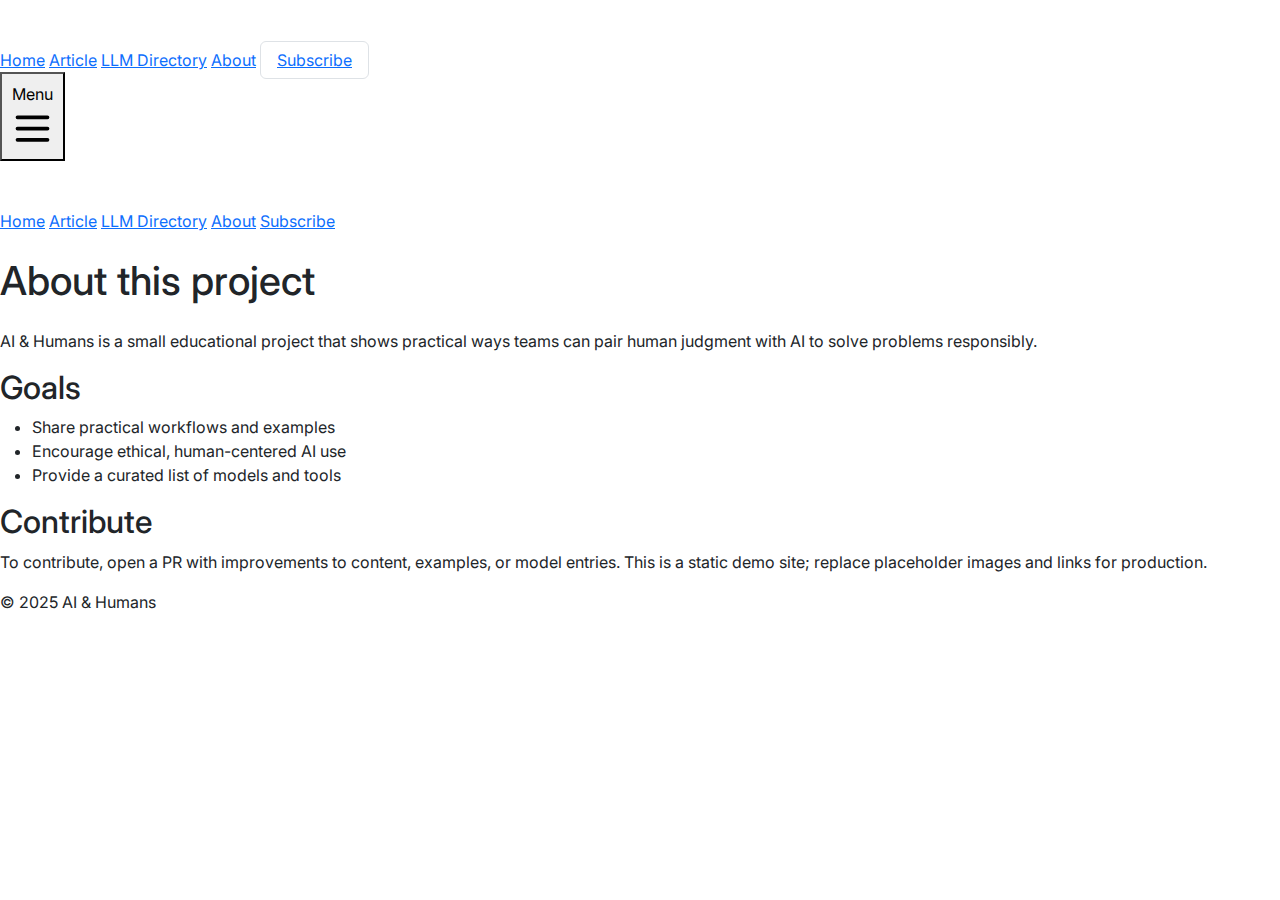
<file: about.html>
<!doctype html>
<html lang="en">
<head>
    <meta charset="utf-8">
    <meta name="viewport" content="width=device-width, initial-scale=1">
    <meta name="description" content="Learn about AI & Humans project goals and contribution guidelines">
    <title>About — AI & Humans</title>
    <link rel="preconnect" href="https://fonts.googleapis.com">
    <link rel="preconnect" href="https://fonts.gstatic.com" crossorigin>
    <link href="https://cdn.jsdelivr.net/npm/bootstrap@5.3.2/dist/css/bootstrap.min.css" rel="stylesheet">
    <link href="https://fonts.googleapis.com/css2?family=Inter:wght@400;600;700&display=swap" rel="stylesheet">
    <link rel="stylesheet" href="css/styles.css">
</head>
<body class="bg-slate-900">
    <header class="border-b border-slate-800 sticky top-0 bg-slate-900/95 backdrop-blur-sm">
        <div class="max-w-6xl mx-auto px-6 py-4 flex items-center justify-between">
            <a class="text-xl font-semibold text-white hover:text-slate-200 transition-colors" href="index.html">AI & Humans</a>
            <nav class="hidden md:flex items-center space-x-6" aria-label="Main navigation">
                <a class="text-slate-300 hover:text-white transition-colors" href="index.html">Home</a>
                <a class="text-slate-300 hover:text-white transition-colors" href="article.html">Article</a>
                <a class="text-slate-300 hover:text-white transition-colors" href="directory.html">LLM Directory</a>
                <a class="text-slate-300 hover:text-white transition-colors" href="about.html" aria-current="page">About</a>
                <a class="ml-4 px-3 py-2 border border-white/10 rounded text-sm hover:bg-white/5 transition-colors" href="article.html#subscribe">Subscribe</a>
            </nav>
            <button id="navToggle" class="md:hidden text-slate-300 hover:text-white p-2" aria-expanded="false" aria-controls="mobileNav">
                <span class="sr-only">Menu</span>
                <svg class="w-6 h-6" fill="none" stroke="currentColor" viewBox="0 0 24 24">
                    <path stroke-linecap="round" stroke-linejoin="round" stroke-width="2" d="M4 6h16M4 12h16M4 18h16"/>
                </svg>
            </button>
        </div>

        <div id="mobileNav" class="md:hidden hidden bg-slate-900/95 backdrop-blur-sm border-t border-slate-800">
            <div class="px-6 py-4 space-y-2">
                <a href="index.html" class="block text-slate-200 hover:text-white transition-colors">Home</a>
                <a href="article.html" class="block text-slate-200 hover:text-white transition-colors">Article</a>
        <a href="directory.html" class="block text-slate-200">LLM Directory</a>
        <a href="about.html" class="block text-slate-200">About</a>
        <a href="article.html#subscribe" class="block text-slate-200">Subscribe</a>
      </div>
    </div>
  </header>

  <main class="max-w-4xl mx-auto px-6 py-12 text-slate-200">
    <h1 class="text-2xl font-bold">About this project</h1>
    <p class="mt-4 text-slate-300">AI &amp; Humans is a small educational project that shows practical ways teams can pair human judgment with AI to solve problems responsibly.</p>

    <h2 class="mt-6 text-xl font-semibold">Goals</h2>
    <ul class="mt-2 list-disc list-inside text-slate-300">
      <li>Share practical workflows and examples</li>
      <li>Encourage ethical, human-centered AI use</li>
      <li>Provide a curated list of models and tools</li>
    </ul>

    <h2 class="mt-6 text-xl font-semibold">Contribute</h2>
    <p class="mt-2 text-slate-300">To contribute, open a PR with improvements to content, examples, or model entries. This is a static demo site; replace placeholder images and links for production.</p>
  </main>

  <footer class="border-t border-slate-800 mt-12">
    <div class="max-w-6xl mx-auto px-6 py-6 text-slate-500 text-sm">© 2025 AI &amp; Humans</div>
  </footer>

  <script src="js/main.js"></script>
</body>
</html>
</file>
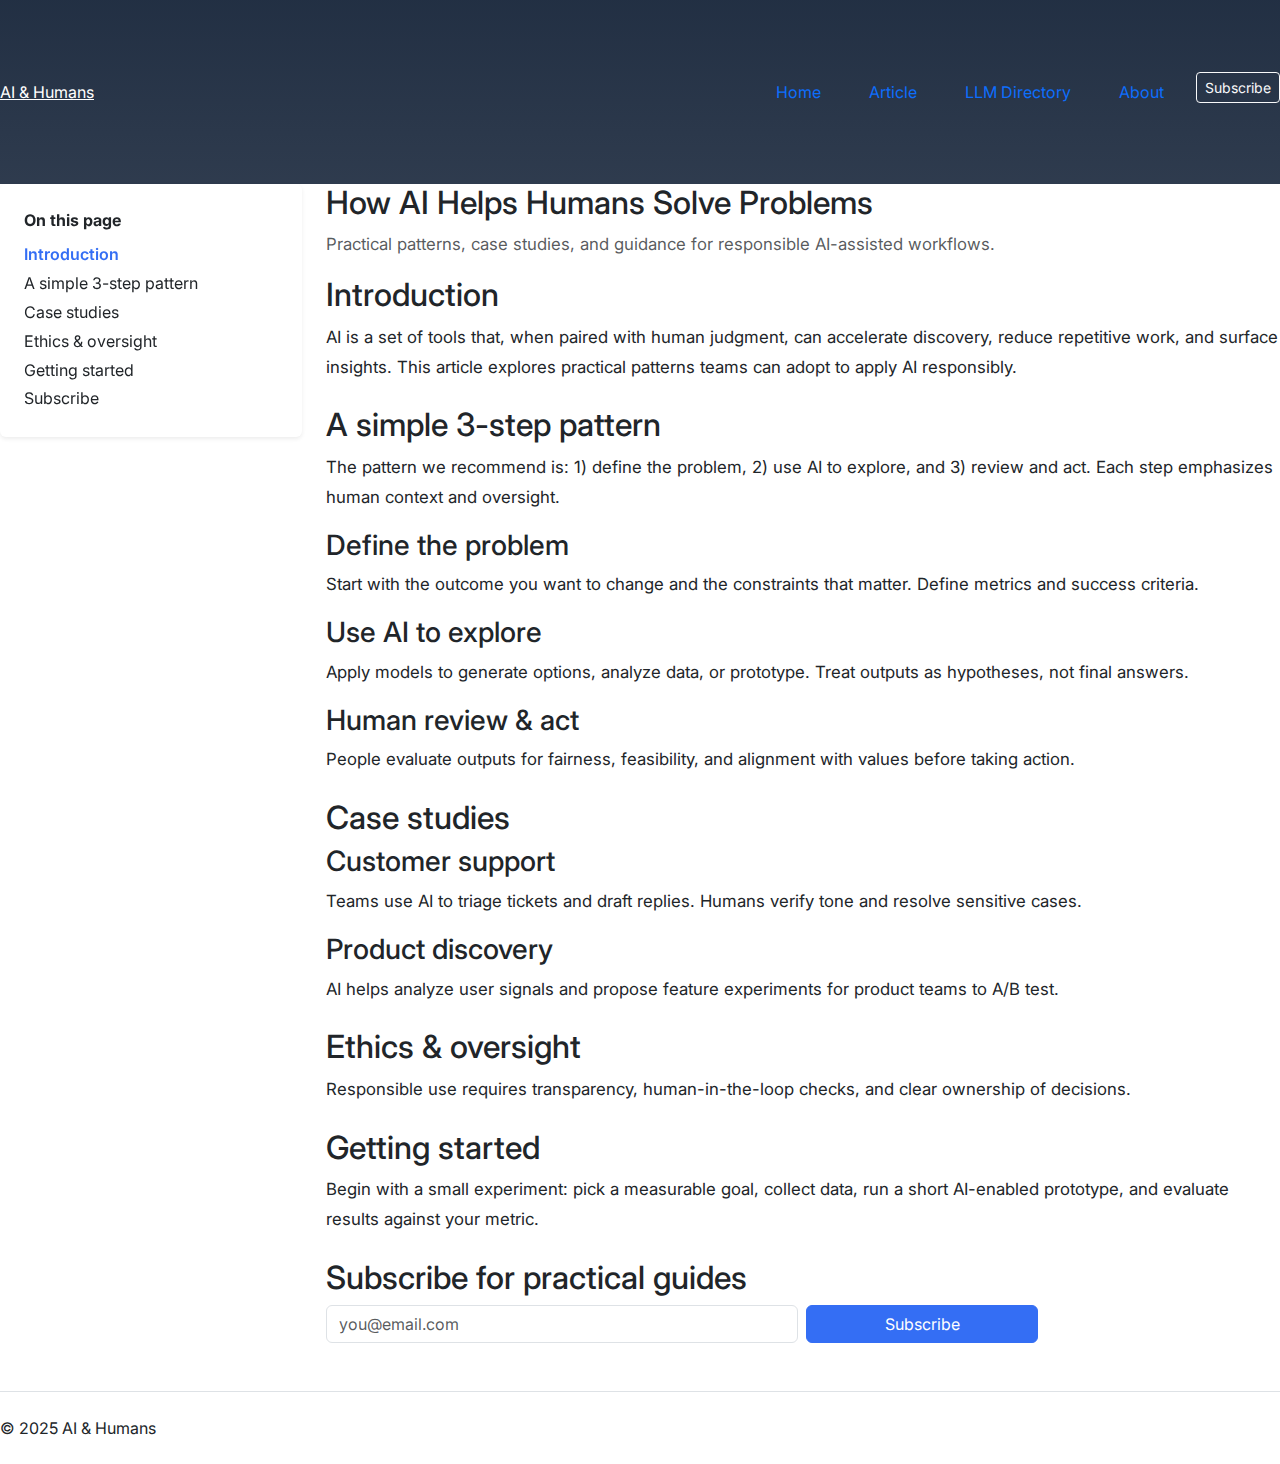
<file: article.html>
<!doctype html>
<html lang="en">
<head>
    <meta charset="utf-8">
    <meta name="viewport" content="width=device-width, initial-scale=1">
    <title>How AI Helps Humans Solve Problems — Article</title>
    <meta name="description" content="Practical patterns and case studies for integrating AI with human judgment to accelerate discovery, reduce repetitive work, and surface insights.">
    <meta name="theme-color" content="#0f1724">
    <link rel="preconnect" href="https://fonts.googleapis.com">
    <link rel="preconnect" href="https://cdn.jsdelivr.net" crossorigin>
    <link href="https://cdn.jsdelivr.net/npm/bootstrap@5.3.2/dist/css/bootstrap.min.css" rel="stylesheet">
    <link href="https://fonts.googleapis.com/css2?family=Inter:wght@400;600;700&display=swap" rel="stylesheet">
    <link rel="stylesheet" href="css/styles.css">
    <style>
        /* small utility styles that often live in a site CSS for accessibility */
        .skip-link { position: absolute; left: -999px; top: auto; width: 1px; height: 1px; overflow: hidden; }
        .skip-link:focus { left: 1rem; top: 1rem; width: auto; height: auto; padding: .5rem 1rem; background:#111827; color:#fff; z-index:9999; border-radius:.25rem; }
        .reading-progress { position: fixed; left:0; top:0; height:4px; background: linear-gradient(90deg,#06b6d4,var(--progress-color,#60a5fa)); width:0; z-index: 9999; transition: width .15s linear; }
        .toc a { display:block; color:var(--bs-body-color); text-decoration:none; padding:.15rem 0; }
        .toc a:focus { outline:2px dashed #60a5fa; outline-offset:3px; }
    </style>
</head>
<body>
    <a class="skip-link" href="#maincontent">Skip to content</a>
    <div id="readingProgress" class="reading-progress" aria-hidden="true"></div>

    <header class="bg-hero text-white article-hero" role="banner">
        <div class="max-w-6xl mx-auto px-6 py-4 d-flex align-items-center justify-content-between">
            <a class="text-xl font-semibold text-white" href="index.html">AI & Humans</a>

            <nav class="d-none d-md-flex align-items-center" aria-label="Primary navigation">
                <ul class="nav gap-3 mb-0">
                    <li class="nav-item"><a class="nav-link text-slate-100" href="index.html">Home</a></li>
                    <li class="nav-item"><a class="nav-link text-slate-100" href="article.html" aria-current="page">Article</a></li>
                    <li class="nav-item"><a class="nav-link text-slate-100" href="directory.html">LLM Directory</a></li>
                    <li class="nav-item"><a class="nav-link text-slate-100" href="about.html">About</a></li>
                    <li class="nav-item"><a class="btn btn-outline-light btn-sm" href="article.html#subscribe">Subscribe</a></li>
                </ul>
            </nav>

            <button id="navToggle" class="btn btn-link d-md-none text-slate-100" aria-controls="mobileMenu" aria-expanded="false">Menu</button>
        </div>

        <!-- mobile menu (hidden by default) -->
        <nav id="mobileMenu" class="d-md-none px-3 pb-3" hidden>
            <ul class="nav flex-column gap-2">
                <li class="nav-item"><a class="nav-link text-slate-100" href="index.html">Home</a></li>
                <li class="nav-item"><a class="nav-link text-slate-100" href="article.html">Article</a></li>
                <li class="nav-item"><a class="nav-link text-slate-100" href="directory.html">LLM Directory</a></li>
                <li class="nav-item"><a class="nav-link text-slate-100" href="about.html">About</a></li>
                <li class="nav-item"><a class="btn btn-outline-light btn-sm" href="article.html#subscribe">Subscribe</a></li>
            </ul>
        </nav>
    </header>

    <main id="maincontent" class="max-w-6xl mx-auto px-6 my-10" role="main">
        <div class="row g-4">
            <aside class="col-lg-3 d-none d-lg-block">
                <nav class="toc p-4 bg-slate-800/60 rounded shadow-sm" aria-label="Table of contents">
                    <strong class="text-slate-200 d-block mb-2">On this page</strong>
                    <ul class="list-unstyled mb-0">
                        <li><a href="#intro">Introduction</a></li>
                        <li><a href="#pattern">A simple 3-step pattern</a></li>
                        <li><a href="#case-studies">Case studies</a></li>
                        <li><a href="#ethics">Ethics & oversight</a></li>
                        <li><a href="#getting-started">Getting started</a></li>
                        <li><a href="#subscribe">Subscribe</a></li>
                    </ul>
                </nav>
            </aside>

            <article class="col-lg-9 article-content text-slate-200">
                <header>
                    <h1 class="h2">How AI Helps Humans Solve Problems</h1>
                    <p class="text-muted">Practical patterns, case studies, and guidance for responsible AI-assisted workflows.</p>
                </header>

                <section id="intro" class="mb-4">
                    <h2>Introduction</h2>
                    <p>AI is a set of tools that, when paired with human judgment, can accelerate discovery, reduce repetitive work, and surface insights. This article explores practical patterns teams can adopt to apply AI responsibly.</p>
                </section>

                <section id="pattern" class="mb-4">
                    <h2>A simple 3-step pattern</h2>
                    <p>The pattern we recommend is: 1) define the problem, 2) use AI to explore, and 3) review and act. Each step emphasizes human context and oversight.</p>

                    <h3>Define the problem</h3>
                    <p>Start with the outcome you want to change and the constraints that matter. Define metrics and success criteria.</p>

                    <h3>Use AI to explore</h3>
                    <p>Apply models to generate options, analyze data, or prototype. Treat outputs as hypotheses, not final answers.</p>

                    <h3>Human review & act</h3>
                    <p>People evaluate outputs for fairness, feasibility, and alignment with values before taking action.</p>
                </section>

                <section id="case-studies" class="mb-4">
                    <h2>Case studies</h2>

                    <h3>Customer support</h3>
                    <p>Teams use AI to triage tickets and draft replies. Humans verify tone and resolve sensitive cases.</p>

                    <h3>Product discovery</h3>
                    <p>AI helps analyze user signals and propose feature experiments for product teams to A/B test.</p>
                </section>

                <section id="ethics" class="mb-4">
                    <h2>Ethics & oversight</h2>
                    <p>Responsible use requires transparency, human-in-the-loop checks, and clear ownership of decisions.</p>
                </section>

                <section id="getting-started" class="mb-4">
                    <h2>Getting started</h2>
                    <p>Begin with a small experiment: pick a measurable goal, collect data, run a short AI-enabled prototype, and evaluate results against your metric.</p>
                </section>

                <section id="subscribe" class="mt-4">
                    <h2>Subscribe for practical guides</h2>
                    <form id="subscribeForm" class="row g-2 align-items-center" style="max-width:720px;" novalidate>
                        <div class="col-md-8">
                            <label for="email" class="visually-hidden">Email</label>
                            <input id="email" name="email" type="email" class="form-control" placeholder="you@email.com" required aria-required="true">
                        </div>
                        <div class="col-md-4">
                            <button class="btn btn-primary w-100" type="submit">Subscribe</button>
                        </div>
                        <div id="subscribeMsg" class="mt-3 small d-none" role="status" aria-live="polite"></div>
                    </form>
                </section>
            </article>
        </div>
    </main>

    <footer class="border-top mt-5">
        <div class="max-w-6xl mx-auto px-6 py-4 text-slate-500 text-sm">© 2025 AI &amp; Humans</div>
    </footer>

    <script>
        // Lightweight enhancements: mobile menu toggle, reading progress, simple subscribe UX
        (function () {
            const navToggle = document.getElementById('navToggle');
            const mobileMenu = document.getElementById('mobileMenu');
            navToggle?.addEventListener('click', () => {
                const expanded = navToggle.getAttribute('aria-expanded') === 'true';
                navToggle.setAttribute('aria-expanded', String(!expanded));
                if (mobileMenu) {
                    mobileMenu.hidden = expanded;
                }
            });

            const progress = document.getElementById('readingProgress');
            const docHeight = () => document.documentElement.scrollHeight - window.innerHeight;
            const updateProgress = () => {
                const total = docHeight() || 1;
                const pct = Math.min(100, Math.round((window.scrollY / total) * 100));
                if (progress) progress.style.width = pct + '%';
            };
            window.addEventListener('scroll', updateProgress, { passive: true });
            window.addEventListener('resize', updateProgress);
            updateProgress();

            const form = document.getElementById('subscribeForm');
            const msg = document.getElementById('subscribeMsg');
            form?.addEventListener('submit', function (e) {
                e.preventDefault();
                const email = (document.getElementById('email') || {}).value || '';
                if (!email || !/.+@.+\..+/.test(email)) {
                    msg.classList.remove('d-none', 'text-success');
                    msg.classList.add('text-danger');
                    msg.textContent = 'Please enter a valid email address.';
                    return;
                }
                // Simulate success: in a real site you'd POST to your backend
                msg.classList.remove('d-none', 'text-danger');
                msg.classList.add('text-success');
                msg.textContent = 'Thanks — check your inbox to confirm subscription.';
                form.reset();
            });
        })();
    </script>

    <script src="js/main.js" defer></script>
</body>
</html>
</file>
<file: css/styles.css>
/* Custom styles for AI landing page */
:root {
  --hero-gradient: linear-gradient(120deg, #2b8cff, #7be0ff);
  --muted: #6c757d;
  --max-width: 1200px;
}
body {
  font-family: "Inter", system-ui, -apple-system, "Segoe UI", Roboto,
    "Helvetica Neue", Arial;
  color: #212529;
}
.bg-hero {
  background: linear-gradient(
      180deg,
      rgba(10, 25, 47, 0.9),
      rgba(10, 25, 47, 0.85)
    ),
    url("https://images.unsplash.com/photo-1556157382-97eda2d62296?auto=format&fit=crop&w=1400&q=60")
      center/cover no-repeat;
}
header .container {
  padding-top: 1rem;
  padding-bottom: 3rem;
}
.mockup-card {
  max-width: 520px;
}
.small-opacity {
  opacity: 0.95;
}
.card img {
  object-fit: cover;
  height: 180px;
}
section {
  max-width: var(--max-width);
  margin-left: auto;
  margin-right: auto;
}
.btn-primary {
  background: #346ef4;
  border-color: #346ef4;
}
@media (min-width: 992px) {
  .bg-hero .display-5 {
    font-size: 2.4rem;
  }
}
/* utilities */
.text-start-md {
  text-align: left;
}

/* subtle reveal */
.card,
.mockup-card,
.badge {
padding: 10px;
  transition: transform 0.28s ease, box-shadow 0.28s ease;
}
.card:hover,
.mockup-card:hover {
  transform: translateY(-6px);
}
/* accessibility focus styles */
:focus {
  outline: 3px solid rgba(52, 110, 244, 0.18);
  outline-offset: 4px;
}

/* Responsive tweaks */
@media (max-width: 575px) {
  .display-5 {
    font-size: 1.5rem;
  }
}

/* Article page styles */
.article-hero{padding:3rem 0}
.article-meta{color:var(--muted);font-size:.95rem}
.article-content{line-height:1.78;font-size:1.05rem}
.toc{position:sticky;top:6rem}
.reading-progress{position:fixed;left:0;top:0;height:4px;background:linear-gradient(90deg,#346ef4,#2bc0ff);width:0;z-index:1050}
.toc a.active{font-weight:600;color:#346ef4}
.toc a{display:block;padding:.2rem 0;color:var(--muted);text-decoration:none}
</file>
